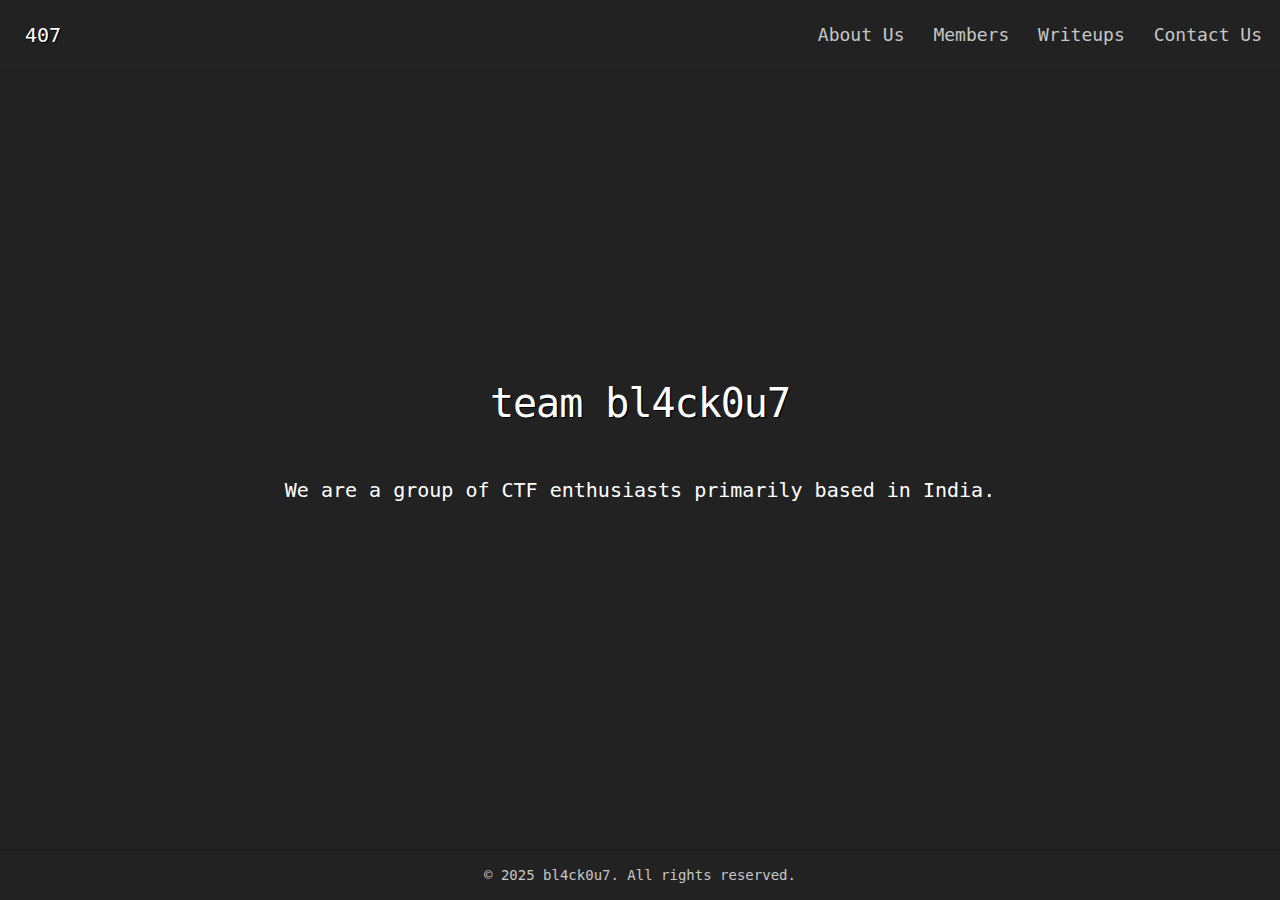
<file: about.html>
<!DOCTYPE HTML>
<html>
	<head>
		<title>bl4ck0u7</title>
		<meta charset="utf-8" />
		<meta name="viewport" content="width=device-width, initial-scale=1, user-scalable=no" />
        <link rel="icon" href="images/bl4ck0u7.png" type="image/x-icon">
		<link rel="stylesheet" href="assets/css/main.css" />
        <style>
            /* Fade-in effect */
            body {
                opacity: 0; /* Start with invisible */
                transition: opacity 0.5s ease-in; /* Smooth fade-in */
            }
            body.visible {
                opacity: 1; /* Fully visible */
            }
        </style>
	</head>
	<body>
        <script>
            // Add the 'visible' class to body after the page loads
            window.addEventListener('load', () => {
                document.body.classList.add('visible');
            });
        </script>
		<div id="page-wrapper">

			<!-- Header -->
				<header id="header">
					<h1 id="logo"><a href="index.html">407</a></h1>
					<nav id="nav">
						<ul>
							<li><a href="about.html">About Us</a></li>
							<li><a href="members.html">Members</a></li>
                            <li><a href="writeups.html">Writeups</a></li>
							<li><a href="contact.html">Contact Us</a></li>
						</ul>
					</nav>
				</header>

			<!-- Banner -->
				<section id="banner">
					<div class="content">
						<header>
							<h2>team bl4ck0u7</h2>
							<p>We are a group of CTF enthusiasts primarily based in India.</p>
						</header>
					</div>
				</section>

			<!-- Footer -->
				<footer id="footer">
                    <div class="content">
                    &copy; 2025 <a href="#">bl4ck0u7</a>. All rights reserved.
                    </div>
				</footer>

		</div>


	</body>
</html>
</file>
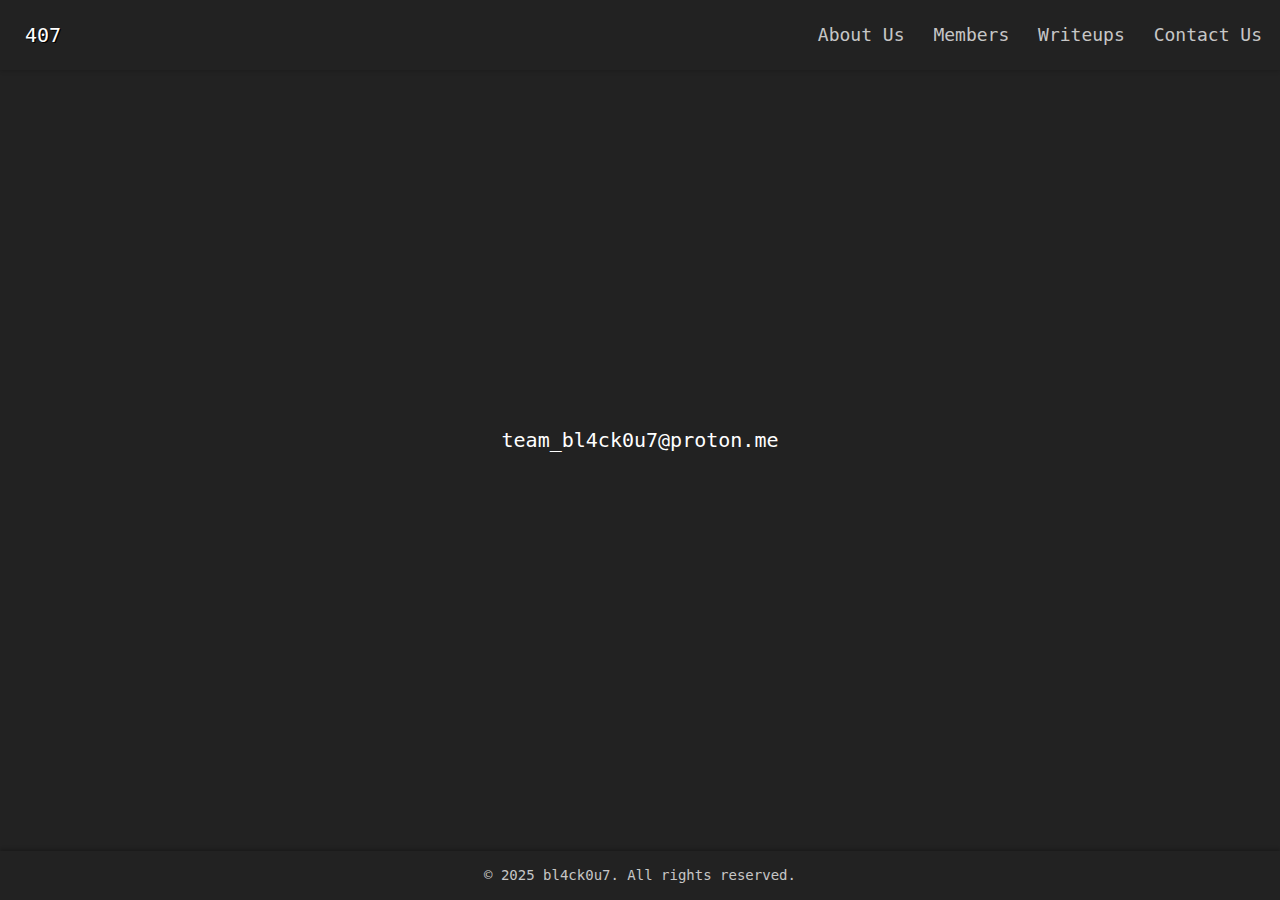
<file: contact.html>
<!DOCTYPE HTML>
<html>
	<head>
		<title>bl4ck0u7</title>
		<meta charset="utf-8" />
		<meta name="viewport" content="width=device-width, initial-scale=1, user-scalable=no" />
        <link rel="icon" href="images/bl4ck0u7.png" type="image/x-icon">
		<link rel="stylesheet" href="assets/css/main.css" />
        <style>
            /* Fade-in effect */
            body {
                opacity: 0; /* Start with invisible */
                transition: opacity 0.5s ease-in; /* Smooth fade-in */
            }
            body.visible {
                opacity: 1; /* Fully visible */
            }
        </style>
	</head>
	<body>
        <script>
            // Add the 'visible' class to body after the page loads
            window.addEventListener('load', () => {
                document.body.classList.add('visible');
            });
        </script>
		<div id="page-wrapper">

			<!-- Header -->
				<header id="header">
					<h1 id="logo"><a href="index.html">407</a></h1>
					<nav id="nav">
						<ul>
							<li><a href="about.html">About Us</a></li>
							<li><a href="members.html">Members</a></li>
                            <li><a href="writeups.html">Writeups</a></li>
							<li><a href="contact.html">Contact Us</a></li>
						</ul>
					</nav>
				</header>

			<!-- Banner -->
				<section id="banner">
					<div class="content">
                        <p>team_bl4ck0u7@proton.me</p>
					</div>
				</section>

			<!-- Footer -->
				<footer id="footer">
                    <div class="content">
                    &copy; 2025 <a href="#">bl4ck0u7</a>. All rights reserved.
                    </div>
				</footer>

		</div>


	</body>
</html>
</file>
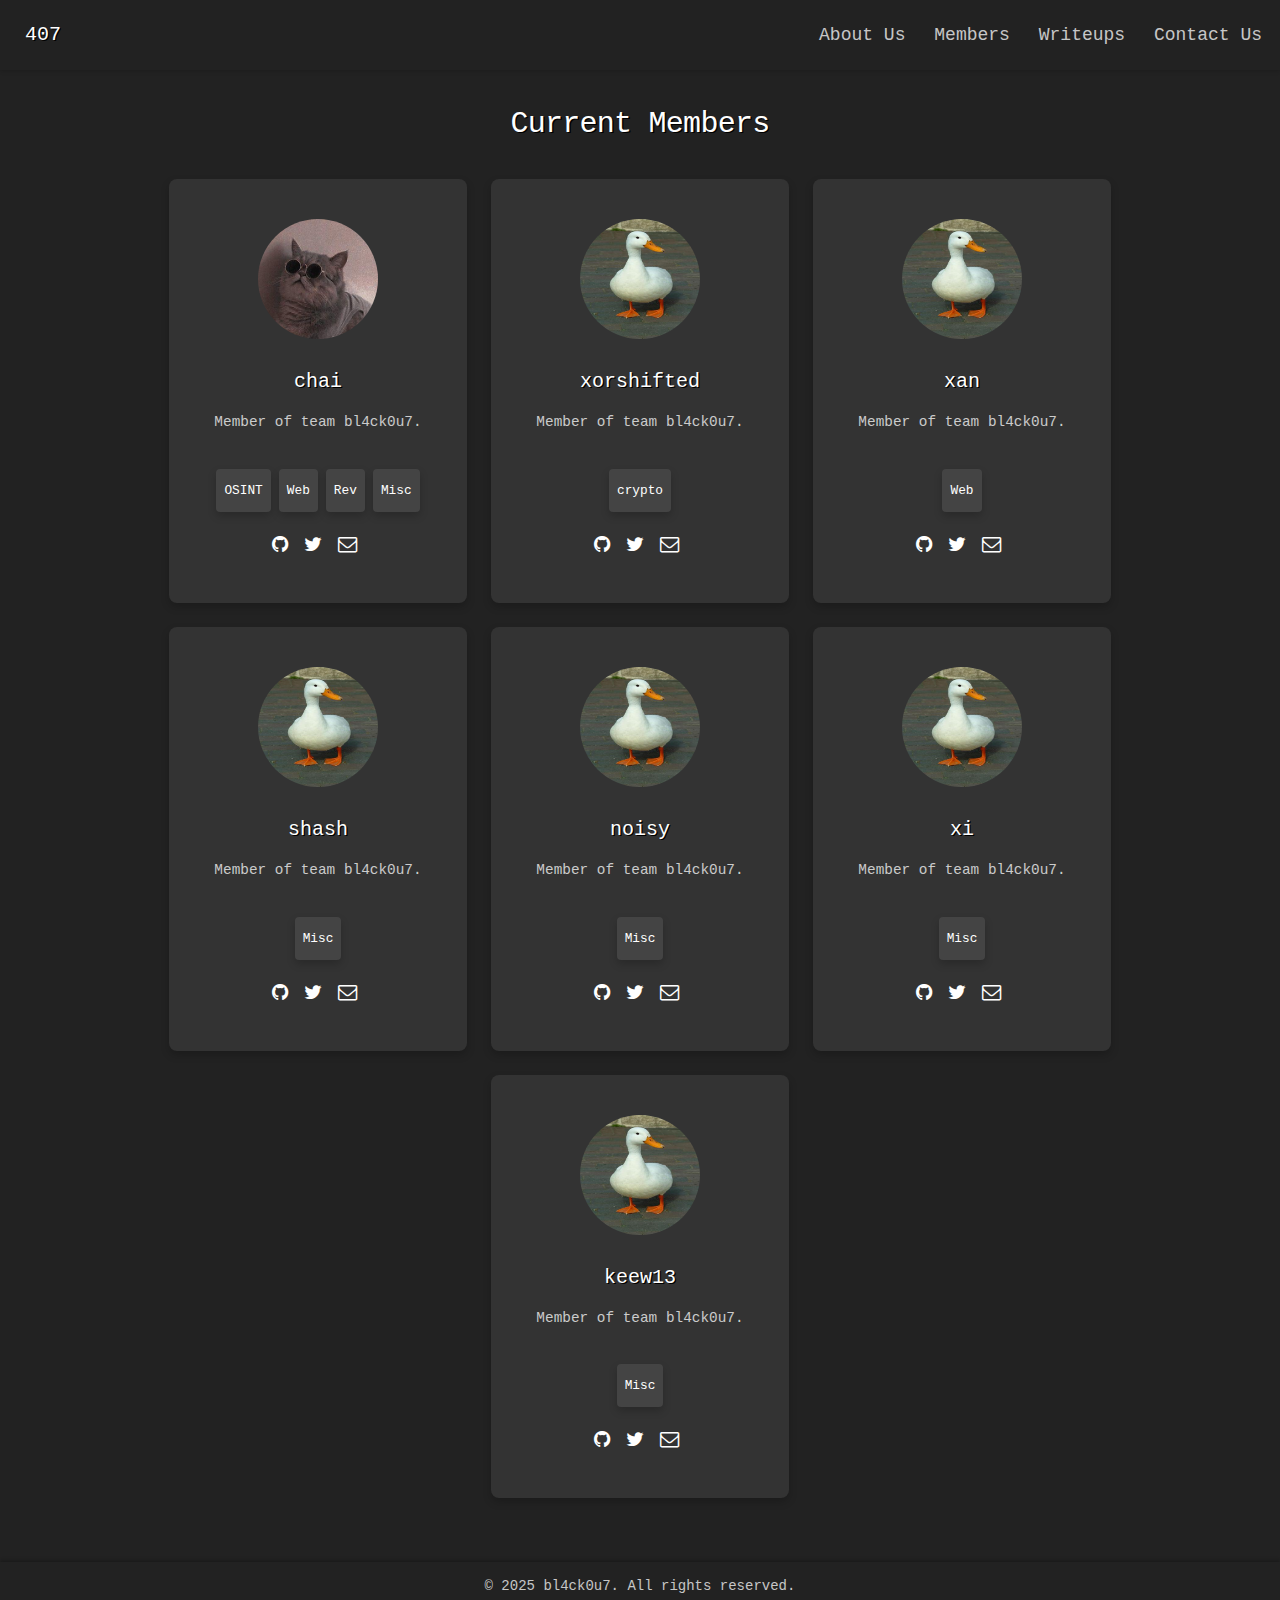
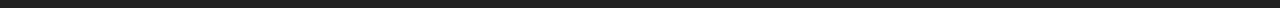
<file: members.html>
<!DOCTYPE HTML>
<html>
	<head>
		<title>bl4ck0u7</title>
		<meta charset="utf-8" />
		<meta name="viewport" content="width=device-width, initial-scale=1, user-scalable=no" />
        <link rel="icon" href="images/bl4ck0u7.png" type="image/x-icon">
		<link rel="stylesheet" href="assets/css/main.css" />
        <link rel="stylesheet" href="https://cdnjs.cloudflare.com/ajax/libs/font-awesome/4.7.0/css/font-awesome.min.css">
        <style>
            /* Fade-in effect */
            body {
                opacity: 0; /* Start with invisible */
                transition: opacity 0.5s ease-in; /* Smooth fade-in */
            }
            body.visible {
                opacity: 1; /* Fully visible */
            }
        </style>
	</head>
	<body>
        <script>
            // Add the 'visible' class to body after the page loads
            window.addEventListener('load', () => {
                document.body.classList.add('visible');
            });
        </script>
		<div id="page-wrapper">

			<!-- Header -->
                <header id="header">
                    <h1 id="logo"><a href="index.html">407</a></h1>
                    <nav id="nav">
                        <ul>
                            <li><a href="about.html">About Us</a></li>
                            <li><a href="members.html">Members</a></li>
                            <li><a href="writeups.html">Writeups</a></li>
                            <li><a href="contact.html">Contact Us</a></li>
                        </ul>
                    </nav>
                </header>

			<!-- members template -->
            <div id="member">
                <h2>Current Members</h2>

                <div class="container">
                    <div class="box">
                        <span class="icon solid alt major fa-chart-area"></span>
                        <img src="images/members/chai.jpeg" alt="chai" class="member-image">
                        <h3>chai</h3>
                        <p>Member of team bl4ck0u7.</p>
                        <div class="tags">
                            <span>OSINT</span>
                            <span>Web</span>
                            <span>Rev</span>
                            <span>Misc</span>
                        </div>
                        <div class="tags">
                            <a href="https://github.com/"><i class="fa fa-github"></i></a>
                            <a href="https://twitter.com/"> <i class="fa fa-twitter"></i></a>
                            <a href="https://gmail.com/"><i class="fa fa-envelope-o"></i></a>
                        </div>
                    </div>
            
                    <div class="box">
                        <img src="images/members/xor.png" alt="xor" class="member-image">
                        <h3>xorshifted</h3>
                        <p>Member of team bl4ck0u7.</p>
                        <div class="tags">
                            <span>crypto</span>
                        </div>
                        <div class="tags">
                            <a href="https://github.com/"><i class="fa fa-github"></i></a>
                            <a href="https://twitter.com/"> <i class="fa fa-twitter"></i></a>
                            <a href="https://gmail.com/"><i class="fa fa-envelope-o"></i></a>
                        </div>
                    </div>
            
                    <div class="box">
                        <img src="images/members/xor.png" alt="xan" class="member-image">
                        <h3>xan</h3>
                        <p>Member of team bl4ck0u7.</p>
                        <div class="tags">
                            <span>Web</span>
                        </div>
                        <div class="tags">
                            <a href="https://github.com/"><i class="fa fa-github"></i></a>
                            <a href="https://twitter.com/"> <i class="fa fa-twitter"></i></a>
                            <a href="https://gmail.com/"><i class="fa fa-envelope-o"></i></a>
                        </div>
                    </div>
            
                    <div class="box">
                        <img src="images/members/xor.png" alt="shash" class="member-image">
                        <h3>shash</h3>
                        <p>Member of team bl4ck0u7.</p>
                        <div class="tags">
                            <span>Misc</span>
                        </div>
                        <div class="tags">
                            <a href="https://github.com/"><i class="fa fa-github"></i></a>
                            <a href="https://twitter.com/"> <i class="fa fa-twitter"></i></a>
                            <a href="https://gmail.com/"><i class="fa fa-envelope-o"></i></a>
                        </div>
                    </div>
            
                    <div class="box">
                        <img src="images/members/xor.png" alt="noisy" class="member-image">
                        <h3>noisy</h3>
                        <p>Member of team bl4ck0u7.</p>
                        <div class="tags">
                            <span>Misc</span>
                        </div>
                        <div class="tags">
                            <a href="https://github.com/"><i class="fa fa-github"></i></a>
                            <a href="https://twitter.com/"> <i class="fa fa-twitter"></i></a>
                            <a href="https://gmail.com/"><i class="fa fa-envelope-o"></i></a>
                        </div>
                    </div>
            
                    <div class="box">
                        <img src="images/members/xor.png" alt="xi" class="member-image">
                        <h3>xi</h3>
                        <p>Member of team bl4ck0u7.</p>
                        <div class="tags">
                            <span>Misc</span>
                        </div>
                        <div class="tags">
                            <a href="https://github.com/"><i class="fa fa-github"></i></a>
                            <a href="https://twitter.com/"> <i class="fa fa-twitter"></i></a>
                            <a href="https://gmail.com/"><i class="fa fa-envelope-o"></i></a>
                        </div>
                    </div>

                    <div class="box">
                        <img src="images/members/xor.png" alt="keew13" class="member-image">
                        <h3>keew13</h3>
                        <p>Member of team bl4ck0u7.</p>
                        <div class="tags">
                            <span>Misc</span>
                        </div>
                        <div class="tags">
                            <a href="https://github.com/"><i class="fa fa-github"></i></a>
                            <a href="https://twitter.com/"> <i class="fa fa-twitter"></i></a>
                            <a href="https://gmail.com/"><i class="fa fa-envelope-o"></i></a>
                        </div>
                    </div>
                </div>
            </div>


			<!-- Footer -->
            <footer id="footer">
                <div class="content">
                &copy; 2025 <a href="#">bl4ck0u7</a>. All rights reserved.
                </div>
            </footer>

		</div>


	</body>
</html>
</file>
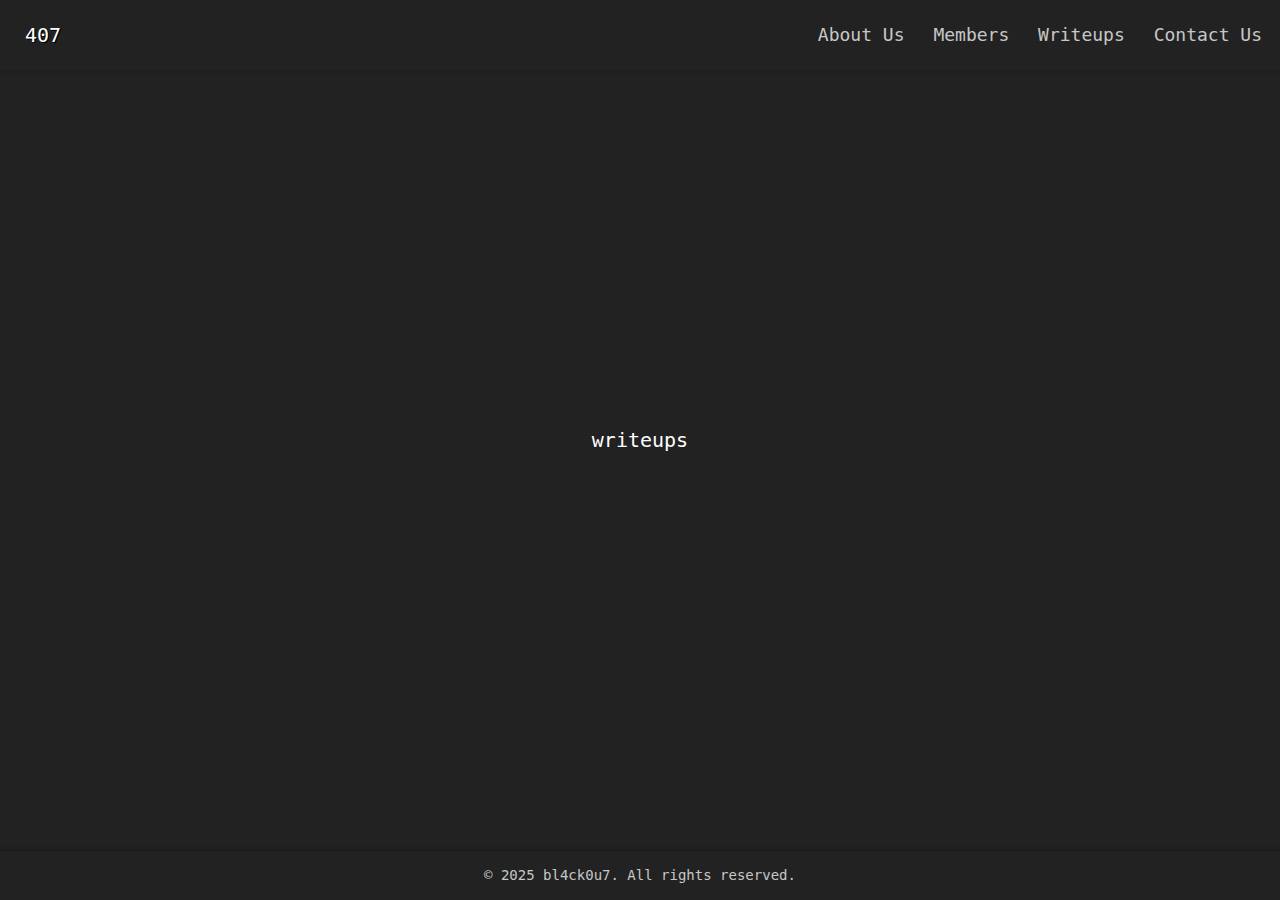
<file: writeups.html>
<!DOCTYPE HTML>
<html>
	<head>
		<title>bl4ck0u7</title>
		<meta charset="utf-8" />
		<meta name="viewport" content="width=device-width, initial-scale=1, user-scalable=no" />
		<link rel="icon" href="images/bl4ck0u7.png" type="image/x-icon">
		<link rel="stylesheet" href="assets/css/main.css" />
        <style>
            /* Fade-in effect */
            body {
                opacity: 0; /* Start with invisible */
                transition: opacity 0.5s ease-in; /* Smooth fade-in */
            }
            body.visible {
                opacity: 1; /* Fully visible */
            }
        </style>
	</head>
	<body>
        <script>
            // Add the 'visible' class to body after the page loads
            window.addEventListener('load', () => {
                document.body.classList.add('visible');
            });
        </script>
		<div id="page-wrapper">

			<!-- Header -->
				<header id="header">
					<h1 id="logo"><a href="index.html">407</a></h1>
					<nav id="nav">
						<ul>
							<li><a href="about.html">About Us</a></li>
							<li><a href="members.html">Members</a></li>
              				<li><a href="writeups.html">Writeups</a></li>
							<li><a href="contact.html">Contact Us</a></li>
						</ul>
					</nav>
				</header>

			<!-- Banner -->
				<section id="banner">
					<div class="content">
                        <p>writeups</p>
					</div>
				</section>

			<!-- Footer -->
				<footer id="footer">
                    <div class="content">
                    &copy; 2025 <a href="#">bl4ck0u7</a>. All rights reserved.
                    </div>
				</footer>

		</div>


	</body>
</html>
</file>
<file: assets/css/main.css>
html {
	box-sizing: border-box;
}

html, body {
	background: #222;
	height: 100%;
	/* overflow: hidden; */
	margin: 0;
	padding: 0;
}

body, input, select, textarea {
	color: rgba(255, 255, 255, 0.75);
	font-family: monospace, "Khula", sans-serif;
	font-size: 15pt;
	font-weight: 100;
	line-height: 1.75em;
}

a {
	-moz-transition: border-color 0.2s ease-in-out, color 0.2s ease-in-out;
	-webkit-transition: border-color 0.2s ease-in-out, color 0.2s ease-in-out;
	-ms-transition: border-color 0.2s ease-in-out, color 0.2s ease-in-out;
	transition: border-color 0.2s ease-in-out, color 0.2s ease-in-out;
	text-decoration: none;
}

	a:hover {
		color: #99999c !important;
		border-bottom-color: transparent;
	}

strong, b {
	color: #ffffff;
	font-weight: 300;
}

em, i {
	font-style: italic;
}

p {
	margin: 0 0 2em 0;
	/* text-shadow: 0.1vw 0.1vw #000 */
}

h1, h2, h3, h4, h5, h6 {
	color: #ffffff;
	font-weight: 300;
	line-height: 1em;
	margin: 0 0 1em 0;
	text-shadow: 0.1vw 0.1vw #000
}

h1 a, h2 a, h3 a, h4 a, h5 a, h6 a {
	color: inherit;
	border: 0;
}

h2 {
	font-size: 2em;
	line-height: 1.5em;
	letter-spacing: -0.025em;
}

h3 {
	font-size: 1.35em;
	line-height: 1.5em;
}

h4 {
	font-size: 1.1em;
	line-height: 1.5em;
}

h5 {
	font-size: 0.9em;
	line-height: 1.5em;
}

h6 {
	font-size: 0.7em;
	line-height: 1.5em;
}



/* Header */

#page-wrapper {
	display: flex;
	flex-direction: column;
	min-height: 100vh;
}

#header {
	background: #222;
	box-shadow: 0 0 0.25em 0 rgba(0, 0, 0, 0.25);
	cursor: default;
	height: 3.5em;
	line-height: 3.5em;
	position: relative;
	width: 100%;
	z-index: 100;
}

	#header h1 {
		font-size: 1em;
		height: inherit;
		left: 1.25em;
		line-height: inherit;
		margin: 0;
		position: absolute;
		top: 0;
	}

	#header nav {
		position: absolute;
		font-size: 0.9em;
		right: 1em;
		top: 0;
	}

		#header nav ul {
			margin: 0;
		}

			#header nav ul li {
				display: inline-block;
				margin-left: 1em;
			}

				#header nav ul li a, #header nav ul li span {
					border: 0;
					color: inherit;
					display: inline-block;
					height: inherit;
					line-height: inherit;
					outline: 0;
				}

body.landing #page-wrapper {
	padding-top: 0;
}

body.landing #header {
	background: transparent;
	box-shadow: none;
	position: absolute;
}

/* Banner */

#banner {
	flex: 1;
    margin-top: 0; /* Ensure no overlap with the header */
    padding: 2rem; /* Add padding for content inside the banner */
    background-color: #222; /* Background color for the banner */
    color: #fff; /* Text color */
    text-align: center;
    display: flex;
    align-items: center;
    justify-content: center;
    background-position: center center;
    background-size: cover;
}

/* Style for the container */
#member {
	display: flex;
	flex-direction: column;
	align-items: center; /* Center the content horizontally */
	justify-content: center; /* Center the content vertically */
	min-height: 100vh; /* Full viewport height */
	background-color: #222; /* Background color for the member section */
	padding: 2rem; /* Add padding around the content */
}

#member h2 {
	font-size: 1.5em; /* Heading size */
	color: #fff; /* Text color */
	margin-bottom: 1.5rem; /* Spacing below the heading */
	text-align: center; /* Center the heading text */
	margin-bottom: 0;
}

#member .container{
	flex: 1;
    display: flex;
	flex-wrap: wrap;
    justify-content: center; /* Center the boxes horizontally */
    gap: 1.5rem; /* Add spacing between the boxes */
	padding: 2rem;
}

/* Style for each box */
#member .container .box {
    background: #333; /* Box background color */
    color: #fff; /* Text color */
    border-radius: 8px; /* Rounded corners */
    box-shadow: 0 4px 8px rgba(0, 0, 0, 0.2); /* Add shadow for depth */
    padding: 1.5rem;
    text-align: center;
    flex: 1 1 calc(70% - 1.5rem); /* Responsive width: 3 boxes per row */
    max-width: calc(20% - 1.5rem); /* Ensure max width for larger screens */
    min-width: 250px; /* Minimum width for smaller screens */
    transition: transform 0.3s ease, box-shadow 0.3s ease; /* Smooth hover effect */
}

/* Hover effect for each box */
#member .container .box:hover {
    transform: translateY(-5px); /* Slight lift on hover */
    box-shadow: 0 6px 12px rgba(0, 0, 0, 0.3); /* Enhanced shadow on hover */
}

#member .container .box img {
	width: 120px; /* Fixed size for member images */
	height: 120px; /* Fixed size for member images */
	border-radius: 50%; /* Circular images */
	margin: 1rem;
}

#member .container .box .tags {
	display: flex;
	flex-direction: row;
	flex-wrap: wrap;
	justify-content: center; /* Center the tags */
	gap: 0.5rem; /* Spacing between tags */
	width: 100%; /* Full width for the tags container */
	padding-bottom: 1rem;
}

#member .container .box .tags i {
	font-size: 1.2rem; /* Icon size */
	color: #fff; /* Icon color */
	margin-right: 0.5rem; /* Spacing between icon and text */
}

#member .container .box .tags span {
	display: flex;
	background-color: #444; /* Background color for tags */
	color: #fff; /* Text color for tags */
	padding: 0.25rem 0.5rem; /* Padding for tags */
	border-radius: 4px; /* Rounded corners for tags */
	font-size: 0.8rem; /* Font size for tags */
    min-width: 20px; /* Minimum width for smaller screens */
	box-shadow: 0 4px 8px rgba(0, 0, 0, 0.2); /* Add shadow for depth */
}


/* Style for headings inside the boxes */
#member .container .box h3 {
    font-size: 1.25rem;
    margin-bottom: 0.5rem;
    color: #fff;
}

/* Style for paragraphs inside the boxes */
#member .container .box p {
    font-size: 0.9rem;
    color: rgba(255, 255, 255, 0.75);
}


/* Footer */

#footer {
	font-size: 0.7em;
	height: 3.5em;
	flex-shrink: 0;
	background: #222;
	box-shadow: 0 -0.125em 0.25em 0 rgba(0, 0, 0, 0.25);
	text-align: center;
	align-content: center;
}

#footer a {
	-moz-transition: border-color 0.2s ease-in-out, color 0.2s ease-in-out;
	-webkit-transition: border-color 0.2s ease-in-out, color 0.2s ease-in-out;
	-ms-transition: border-color 0.2s ease-in-out, color 0.2s ease-in-out;
	transition: border-color 0.2s ease-in-out, color 0.2s ease-in-out;
	text-decoration: none;
	color: inherit;
}
</file>
